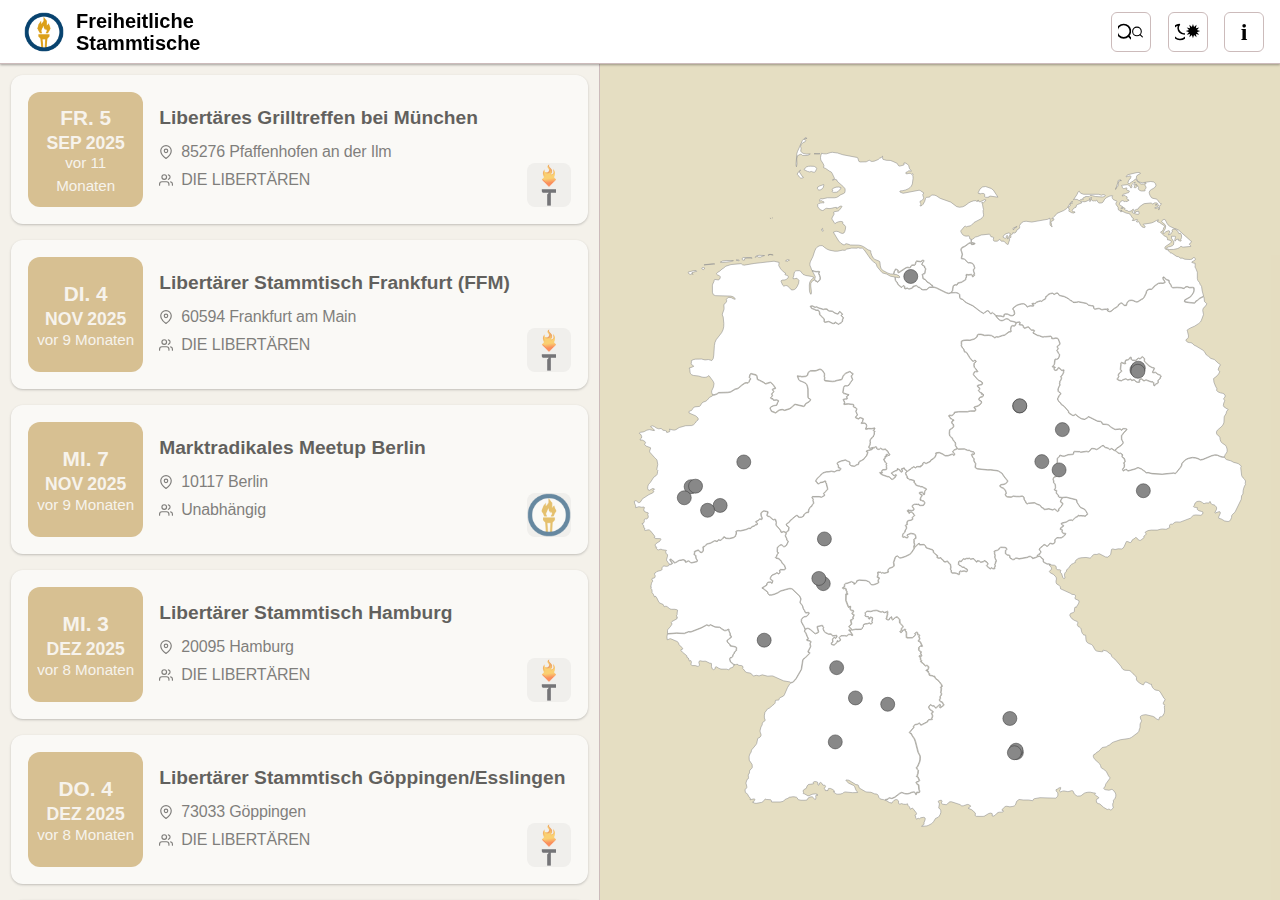
<file: www/index.html>
<!DOCTYPE html>
<html lang="de" data-theme="dark">

<head>
    <meta charset="UTF-8">
    <meta name="viewport" content="width=device-width, initial-scale=1.0">
    <title>Freiheitliche Stammtische</title>

    <!-- Open Graph / Facebook -->
    <meta property="og:type" content="website">
    <meta property="og:url" content="https://freiheitliche-stammtische.de/">
    <meta property="og:title" content="Freiheitliche Stammtische">
    <meta property="og:description" content="Alle Libertären Treffen auf einen Blick">
    <meta property="og:image" content="https://freiheitliche-stammtische.de/img/social_tile.jpg">

    <!-- Twitter -->
    <meta name="twitter:card" content="summary">
    <meta name="twitter:url" content="https://freiheitliche-stammtische.de/">
    <meta name="twitter:title" content="Freiheitliche Stammtische">
    <meta name="twitter:description" content="Alle Libertären Treffen auf einen Blick">
    <meta name="twitter:image" content="https://freiheitliche-stammtische.de/img/social_tile.jpg">

    <link rel="icon" type="image/png" href="img/logo_64.png">

    <link rel="preload" href="termine.json" as="fetch" type="application/json" crossorigin="anonymous">
    <link rel="stylesheet" href="jsvectormap.css">
    <link rel="stylesheet" href="styles.css">

    <script src="jsvectormap.js"></script>
    <script src="map_de_mill.js"></script>
</head>

<body>
    <header class="site-header">
        <div class="header-container">
            <a href="index.html" class="header-left">
                <img src="img/logo_256.png" alt="Logo" class="site-logo">
                <h1 class="site-title">Freiheitliche<br>Stammtische</h1>
            </a>
            <nav class="header-right">
                <a href="info.html" class="nav-link" aria-label="Informationen">
                    <span style="font-family: serif; font-weight: bold; font-size: 1.5rem; line-height: 1;">i</span>
                </a>
                <button id="theme-toggle" aria-label="Toggle Dark Mode">✹</button>
                <div class="filter-panel">
                    <button id="search-toggle" aria-label="Suche umschalten">
                        <svg width="20" height="20" viewBox="0 0 24 24" fill="none" stroke="currentColor"
                            stroke-width="2" stroke-linecap="round" stroke-linejoin="round">
                            <circle cx="11" cy="11" r="8"></circle>
                            <line x1="21" y1="21" x2="16.65" y2="16.65"></line>
                        </svg>
                    </button>
                    <input class="table-search" placeholder="Suche..." aria-label="Suche">
                    <button id="clear-filter" aria-label="Suche leeren">✕</button>
                </div>
            </nav>
        </div>
    </header>

    <main class="main-container">
        <aside id="event-list-container">
            <div id="termine-list" class="list">
                <!-- Cards will be populated by JS -->
            </div>
            <div id="no-results" class="no-results" style="display: none;">
                <svg width="48" height="48" viewBox="0 0 24 24" fill="none" stroke="currentColor" stroke-width="2"
                    stroke-linecap="round" stroke-linejoin="round">
                    <circle cx="11" cy="11" r="8"></circle>
                    <line x1="21" y1="21" x2="16.65" y2="16.65"></line>
                    <line x1="8" y1="11" x2="14" y2="11"></line>
                </svg>
                <p>Keine Stammtische gefunden</p>
            </div>
        </aside>
        <section id="map-view-container">
            <div id="map"></div>
            <div id="selection-overlay" class="map-overlay"></div>
        </section>
    </main>

    <script src="app.js"></script>
</body>

</html>
</file>
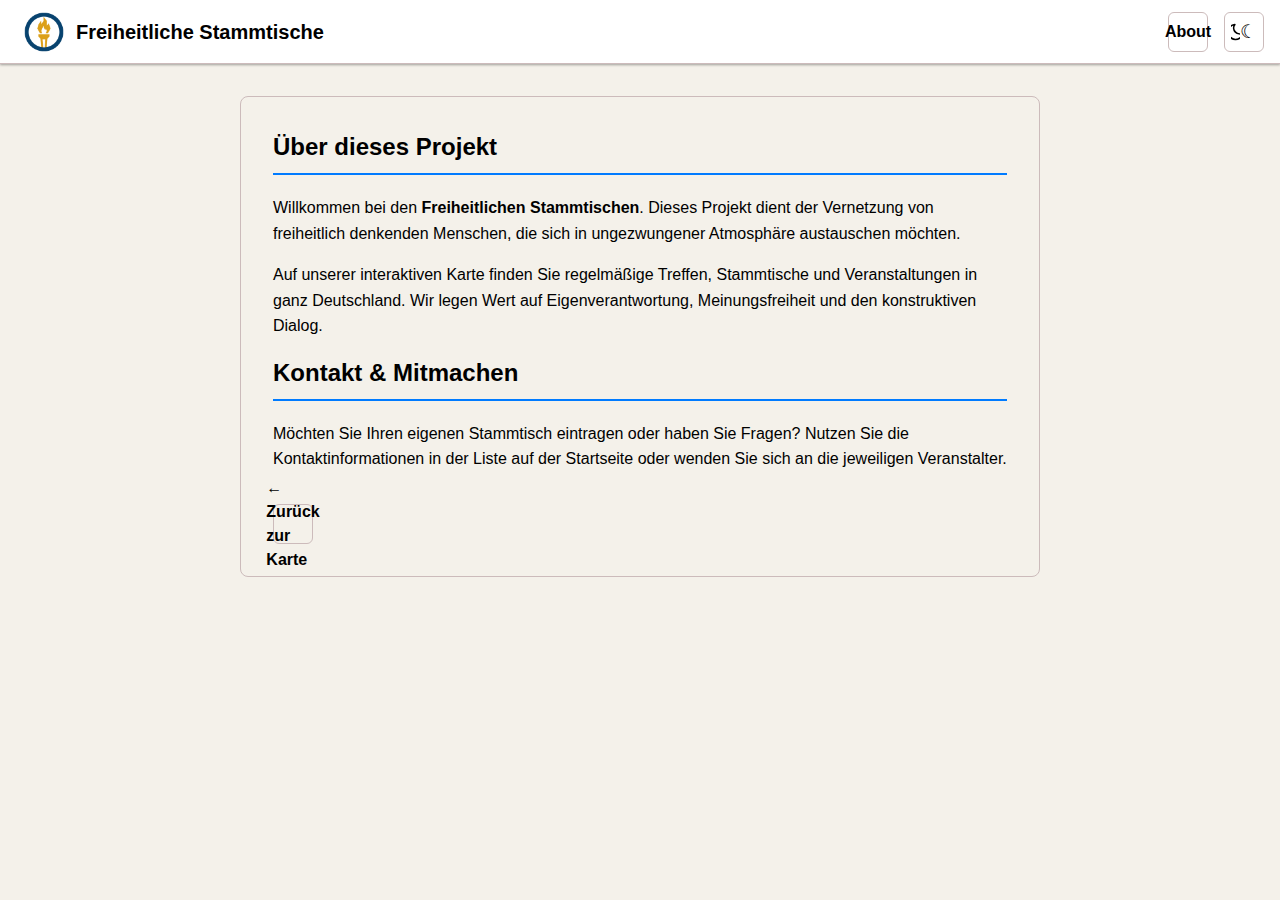
<file: www/about.html>
<!DOCTYPE html>
<html lang="en">

<head>
    <meta charset="UTF-8">
    <meta name="viewport" content="width=device-width, initial-scale=1.0">
    <title>Über Uns - Freiheitliche Stammtische</title>
    <link rel="icon" type="image/png" href="img/logo_64.png">
    <link rel="stylesheet" href="styles.css">
    <style>
        .about-container {
            max-width: 800px;
            margin: 2rem auto;
            padding: 2rem;
            background-color: var(--container-bg);
            border-radius: 8px;
            border: 1px solid var(--border-color);
            transition: background-color 300ms ease, border-color 300ms ease;
        }

        h2 {
            margin-top: 0;
            border-bottom: 2px solid #007bff;
            padding-bottom: 0.5rem;
        }

        p {
            line-height: 1.6;
        }
    </style>
</head>

<body>
    <header class="site-header">
        <div class="header-container">
            <a href="index.html" class="header-left">
                <img src="img/logo_256.png" alt="Logo" class="site-logo">
                <h1 class="site-title">Freiheitliche Stammtische</h1>
            </a>
            <nav class="header-right">
                <button id="theme-toggle" aria-label="Toggle Dark Mode">☾</button>
                <a href="about.html" class="nav-link">About</a>
            </nav>
        </div>
    </header>

    <main class="about-container">
        <h2>Über dieses Projekt</h2>
        <p>
            Willkommen bei den <strong>Freiheitlichen Stammtischen</strong>. Dieses Projekt dient der Vernetzung von
            freiheitlich denkenden Menschen, die sich in ungezwungener Atmosphäre austauschen möchten.
        </p>
        <p>
            Auf unserer interaktiven Karte finden Sie regelmäßige Treffen, Stammtische und Veranstaltungen in ganz
            Deutschland. Wir legen Wert auf Eigenverantwortung, Meinungsfreiheit und den konstruktiven Dialog.
        </p>
        <h2>Kontakt & Mitmachen</h2>
        <p>
            Möchten Sie Ihren eigenen Stammtisch eintragen oder haben Sie Fragen? Nutzen Sie die Kontaktinformationen in
            der Liste auf der Startseite oder wenden Sie sich an die jeweiligen Veranstalter.
        </p>
        <div style="margin-top: 2rem;">
            <a href="index.html" class="nav-link" style="margin-left: 0;">← Zurück zur Karte</a>
        </div>
    </main>

    <script>
        function initTheme() {
            const savedTheme = localStorage.getItem('theme');
            if (savedTheme === 'light') {
                document.documentElement.setAttribute('data-theme', 'light');
            } else {
                document.documentElement.removeAttribute('data-theme');
            }
        }
        initTheme();
    </script>
</body>

</html>
</file>
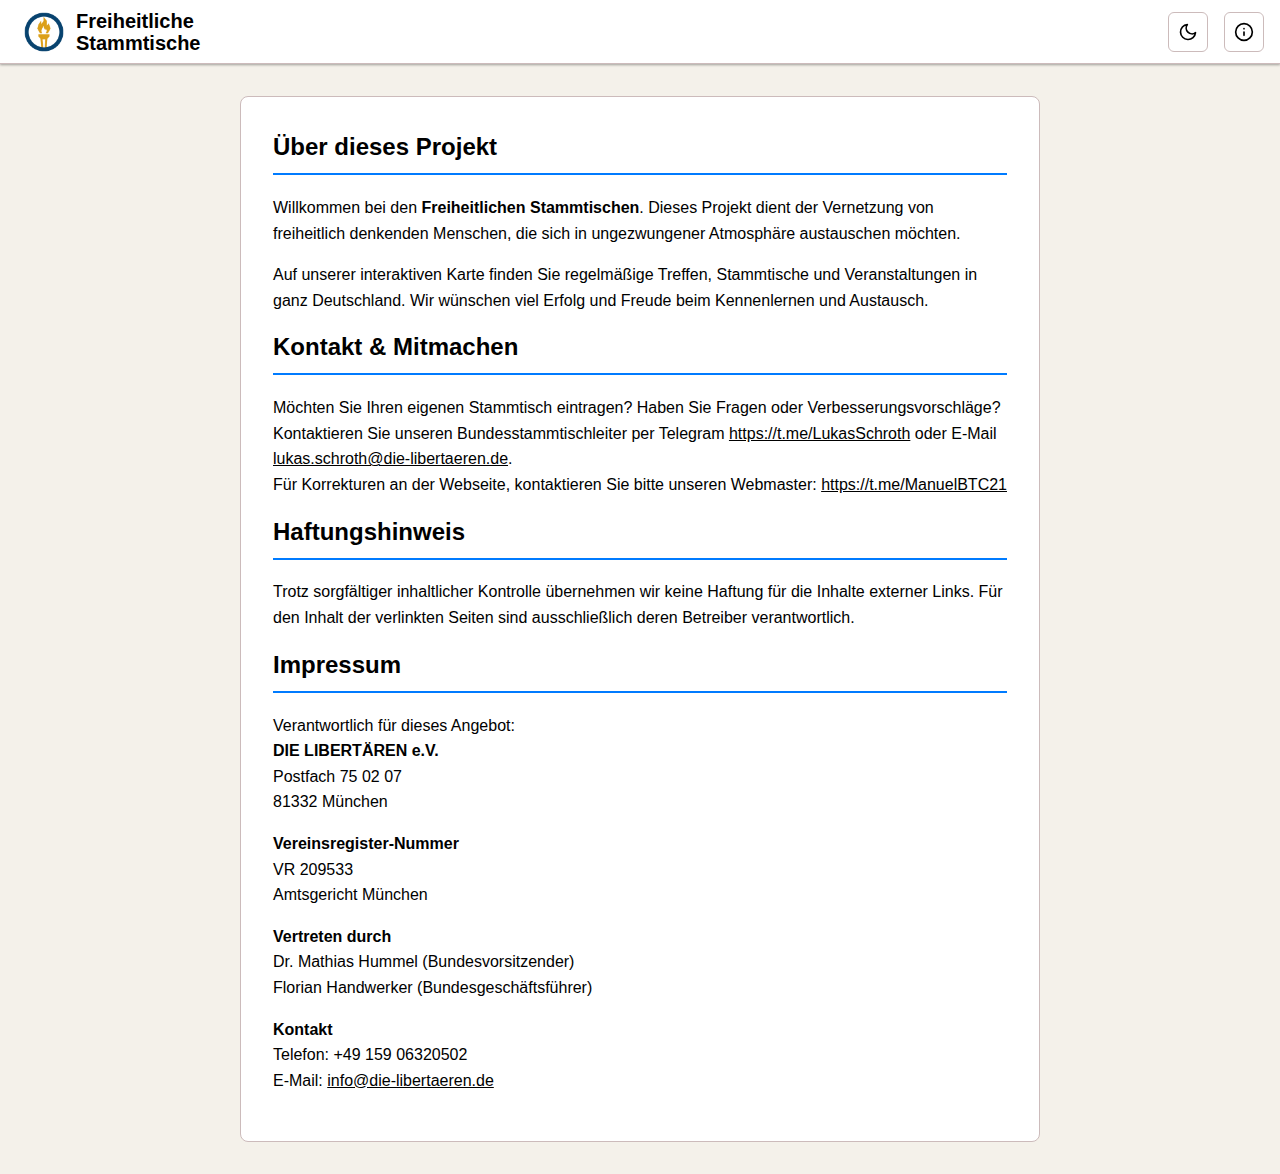
<file: www/info.html>
<!DOCTYPE html>
<html lang="de" data-theme="dark">

<head>
    <meta charset="UTF-8">
    <meta name="viewport" content="width=device-width, initial-scale=1.0">
    <title>Info und Impressum zu Freiheitliche Stammtische</title>
    <link rel="icon" type="image/png" href="img/logo_64.png">
    <link rel="stylesheet" href="styles.css">
    <style>
        body {
            height: auto !important;
            min-height: 100vh;
            overflow-y: auto !important;
        }

        .about-container {
            max-width: 800px;
            margin: 2rem auto;
            padding: 2rem;
            background-color: var(--card-bg);
            border-radius: 8px;
            border: 1px solid var(--border-color);
            transition: background-color 300ms ease, border-color 300ms ease;
        }

        h2 {
            margin-top: 0;
            border-bottom: 2px solid #007bff;
            padding-bottom: 0.5rem;
        }

        p {
            line-height: 1.6;
        }
    </style>
</head>

<body>
    <header class="site-header">
        <div class="header-container">
            <a href="index.html" class="header-left">
                <img src="img/logo_256.png" alt="Logo" class="site-logo">
                <h1 class="site-title">Freiheitliche<br>Stammtische</h1>
            </a>
            <nav class="header-right">
                <a id="info-button" href="info.html" class="nav-link" aria-label="Informationen"></a>
                <button id="theme-toggle" aria-label="Toggle Dark Mode"></button>
            </nav>
        </div>
    </header>

    <main class="about-container">
        <h2>Über dieses Projekt</h2>
        <p>
            Willkommen bei den <strong>Freiheitlichen Stammtischen</strong>. Dieses Projekt dient der Vernetzung von
            freiheitlich denkenden Menschen, die sich in ungezwungener Atmosphäre austauschen möchten.
        </p>
        <p>
            Auf unserer interaktiven Karte finden Sie regelmäßige Treffen, Stammtische und Veranstaltungen in ganz
            Deutschland. Wir wünschen viel Erfolg und Freude beim Kennenlernen und Austausch.
        </p>
        <h2>Kontakt & Mitmachen</h2>
        <p>
            Möchten Sie Ihren eigenen Stammtisch eintragen? Haben Sie Fragen oder Verbesserungsvorschläge? Kontaktieren
            Sie unseren
            Bundesstammtischleiter per Telegram <a href="https://t.me/LukasSchroth">https://t.me/LukasSchroth</a>
            oder E-Mail <a data-obfuaddr="wo:die-libertaeren.de,wer:lukas.schroth,text:ebenda"></a>.
            <br>
            Für Korrekturen an der Webseite, kontaktieren Sie bitte unseren Webmaster: <a
                href="https://t.me/ManuelBTC21">https://t.me/ManuelBTC21</a>
        </p>
        <h2>Haftungshinweis</h2>
        <p>
            Trotz sorgfältiger inhaltlicher Kontrolle übernehmen wir keine Haftung für die Inhalte externer Links. Für
            den Inhalt der verlinkten Seiten sind ausschließlich deren Betreiber verantwortlich.
        </p>
        <h2>Impressum</h2>
        <p>
            Verantwortlich für dieses Angebot:<br>
            <strong>DIE LIBERTÄREN e.V.</strong><br>
            Postfach 75 02 07<br>
            81332 München
        </p>

        <p>
            <strong>Vereinsregister-Nummer</strong><br>
            VR 209533<br>
            Amtsgericht München
        </p>

        <p>
            <strong>Vertreten durch</strong><br>
            Dr. Mathias Hummel (Bundesvorsitzender)<br>
            Florian Handwerker (Bundesgeschäftsführer)
        </p>

        <p>
            <strong>Kontakt</strong><br>
            Telefon: +49 159 06320502<br>
            E-Mail: <a data-obfuaddr="wo:die-libertaeren.de,wer:info,text:ebenda"></a>
        </p>
    </main>

    <script>
        (function () {
            function decodeAddr(node) {
                const data = node.getAttribute("data-obfuaddr");
                const [wo, wer, text] = data.split(",").map(part => part.split(":")[1]);
                const addr = wer + "@" + wo;
                node.setAttribute('href', "mailto:" + addr);
                node.textContent = text === 'ebenda' ? addr : text;
            }
            document.querySelectorAll("[data-obfuaddr]").forEach(decodeAddr);

            function toggleTheme() {
                const currentTheme = document.documentElement.getAttribute('data-theme');
                const newTheme = currentTheme === 'dark' ? 'light' : 'dark';

                if (newTheme === 'dark') {
                    document.documentElement.setAttribute('data-theme', 'dark');
                } else {
                    document.documentElement.removeAttribute('data-theme');
                }

                localStorage.setItem('theme', newTheme);
            }

            function initTheme() {
                let savedTheme = localStorage.getItem('theme');
                if (!savedTheme) {
                    if (window.matchMedia && window.matchMedia('(prefers-color-scheme: dark)').matches) {
                        savedTheme = 'dark';
                    }
                }

                if (savedTheme === 'dark') {
                    document.documentElement.setAttribute('data-theme', 'dark');
                } else {
                    document.documentElement.removeAttribute('data-theme');
                }

                const button = document.getElementById('theme-toggle');
                if (button) {
                    button.addEventListener('click', toggleTheme);
                }
            }

            // Run immediately
            initTheme();
        })();
    </script>
</body>

</html>
</file>
<file: www/jsvectormap.css>
:root {
  --jvm-border-color: #E5E6E7;
  --jvm-box-shadow: 0 1px 2px 0 rgba(0, 0, 0, 0.05);
  --jvm-tooltip-font-size: 0.9rem;
  --jvm-tooltip-bg-color: #337FFA;
  --jvm-tooltip-color: #FFF;
  --jvm-tooltip-padding: 3px 5px;
  --jvm-tooltip-shadow: var(--jvm-box-shadow);
  --jvm-tooltip-radius: 3px;
  --jvm-zoom-btn-bg-color: #292929;
  --jvm-zoom-btn-color: #FFF;
  --jvm-zoom-btn-size: 15px;
  --jvm-zoom-btn-radius: 3px;
  --jvm-series-container-right: 15px;
  --jvm-legend-bg-color: #FFF;
  --jvm-legend-radius: 0.15rem;
  --jvm-legend-margin-left: 0.75rem;
  --jvm-legend-padding: 0.6rem;
  --jvm-legend-title-padding-bottom: 0.5rem;
  --jvm-legend-title-margin-bottom: 0.575rem;
  --jvm-legend-tick-margin-top: 0.575rem;
  --jvm-legend-tick-sample-radius: 0;
  --jvm-legend-tick-sample-height: 12px;
  --jvm-legend-tick-sample-width: 30px;
  --jvm-legend-tick-text-font-size: 12px;
  --jvm-legend-tick-text-margin-top: 3px;
}

image, text, .jvm-zoom-btn {
  -webkit-user-select: none;
     -moz-user-select: none;
      -ms-user-select: none;
          user-select: none;
}

.jvm-container {
  position: relative;
  height: 100%;
  width: 100%;
}

.jvm-tooltip {
  border-radius: var(--jvm-tooltip-radius);
  background-color: var(--jvm-tooltip-bg-color);
  color: var(--jvm-tooltip-color);
  font-size: var(--jvm-tooltip-font-size);
  box-shadow: var(--jvm-tooltip-shadow);
  padding: var(--jvm-tooltip-padding);
  white-space: nowrap;
  position: absolute;
  display: none;
}
.jvm-tooltip.active {
  display: block;
}

.jvm-zoom-btn {
  background-color: var(--jvm-zoom-btn-bg-color);
  color: var(--jvm-zoom-btn-color);
  border-radius: var(--jvm-zoom-btn-radius);
  height: var(--jvm-zoom-btn-size);
  width: var(--jvm-zoom-btn-size);
  box-sizing: border-box;
  position: absolute;
  left: 10px;
  line-height: var(--jvm-zoom-btn-size);
  text-align: center;
  cursor: pointer;
}
.jvm-zoom-btn.jvm-zoomin {
  top: var(--jvm-zoom-btn-size);
}
.jvm-zoom-btn.jvm-zoomout {
  top: calc(var(--jvm-zoom-btn-size) * 2 + var(--jvm-zoom-btn-size) / 3);
}

.jvm-series-container {
  position: absolute;
  right: var(--jvm-series-container-right);
}
.jvm-series-container.jvm-series-h {
  bottom: 15px;
}
.jvm-series-container.jvm-series-v {
  display: -ms-flexbox;
  display: flex;
  -ms-flex-direction: column;
      flex-direction: column;
  gap: 0.75rem;
  top: 15px;
}

.jvm-legend {
  background-color: var(--jvm-legend-bg-color);
  border: 1px solid var(--jvm-border-color);
  margin-left: var(--jvm-legend-margin-left);
  border-radius: var(--jvm-legend-radius);
  padding: var(--jvm-legend-padding);
  box-shadow: var(--jvm-box-shadow);
}

.jvm-legend-title {
  line-height: 1;
  border-bottom: 1px solid var(--jvm-border-color);
  padding-bottom: var(--jvm-legend-title-padding-bottom);
  margin-bottom: var(--jvm-legend-title-margin-bottom);
  text-align: left;
}

.jvm-legend-tick {
  display: -ms-flexbox;
  display: flex;
  -ms-flex-align: center;
      align-items: center;
  min-width: 40px;
}
.jvm-legend-tick:not(:first-child) {
  margin-top: var(--jvm-legend-tick-margin-top);
}

.jvm-legend-tick-sample {
  border-radius: var(--jvm-legend-tick-sample-radius);
  margin-right: 0.45rem;
  height: var(--jvm-legend-tick-sample-height);
  width: var(--jvm-legend-tick-sample-width);
}

.jvm-legend-tick-text {
  font-size: var(--jvm-legend-tick-text-font-size);
  text-align: center;
  line-height: 1;
}

.jvm-line[animation=true] {
  -webkit-animation: jvm-line-animation 10s linear forwards infinite;
  animation: jvm-line-animation 10s linear forwards infinite;
}
@-webkit-keyframes jvm-line-animation {
  from {
    stroke-dashoffset: 250;
  }
}
@keyframes jvm-line-animation {
  from {
    stroke-dashoffset: 250;
  }
}
</file>
<file: www/styles.css>
:root {
    --bg-color: #f4f1ea;
    --map-bg: #e0d6b3bc;
    --text-color: #000000;
    --text-muted: #333333;
    --card-bg: #ffffff;
    --border-color: #ccbbbb;
    --accent-color: #c5a059;
    /* Warm Gold */
    --accent-contrast: #ffffff;
    --header-bg: #ffffff;
    --map-fill: #ffffff;
    --map-stroke: #888888;
    --shadow-sm: 0 1px 3px rgba(0, 0, 0, 0.12), 0 1px 2px rgba(0, 0, 0, 0.24);
    --shadow-md: 0 3px 6px rgba(0, 0, 0, 0.16), 0 3px 6px rgba(0, 0, 0, 0.23);
    --font-family: -apple-system, BlinkMacSystemFont, "Segoe UI", Roboto, Helvetica, Arial, sans-serif, "Apple Color Emoji", "Segoe UI Emoji", "Segoe UI Symbol";

    --icon-moon: url("data:image/svg+xml;charset=utf-8,%3Csvg xmlns='http://www.w3.org/2000/svg' viewBox='0 0 24 24' fill='none' stroke='black' stroke-width='2' stroke-linecap='round' stroke-linejoin='round'%3E%3Cpath d='M21 12.79A9 9 0 1 1 11.21 3 7 7 0 0 0 21 12.79z'/%3E%3C/svg%3E");
    --icon-sun: url("data:image/svg+xml;charset=utf-8,%3Csvg xmlns='http://www.w3.org/2000/svg' viewBox='0 0 24 24' fill='none' stroke='black' stroke-width='2' stroke-linecap='round' stroke-linejoin='round'%3E%3Ccircle cx='12' cy='12' r='5'/%3E%3Cline x1='12' y1='1' x2='12' y2='3'/%3E%3Cline x1='12' y1='21' x2='12' y2='23'/%3E%3Cline x1='4.22' y1='4.22' x2='5.64' y2='5.64'/%3E%3Cline x1='18.36' y1='18.36' x2='19.78' y2='19.78'/%3E%3Cline x1='1' y1='12' x2='3' y2='12'/%3E%3Cline x1='21' y1='12' x2='23' y2='12'/%3E%3Cline x1='4.22' y1='19.78' x2='5.64' y2='18.36'/%3E%3Cline x1='18.36' y1='5.64' x2='19.78' y2='4.22'/%3E%3C/svg%3E");
    --icon-share: url("data:image/svg+xml;charset=utf-8,%3Csvg xmlns='http://www.w3.org/2000/svg' viewBox='0 0 24 24' fill='none' stroke='black' stroke-width='2' stroke-linecap='round' stroke-linejoin='round'%3E%3Cpath d='M12 5v4c-5 0-8 3-8 11 0-4 3-5 8-5v4l9-7z'/%3E%3C/svg%3E");
    --icon-search: url("data:image/svg+xml;charset=utf-8,%3Csvg xmlns='http://www.w3.org/2000/svg' viewBox='0 0 24 24' fill='none' stroke='black' stroke-width='2' stroke-linecap='round' stroke-linejoin='round'%3E%3Ccircle cx='11' cy='11' r='8'/%3E%3Cline x1='21' y1='21' x2='16.65' y2='16.65'/%3E%3C/svg%3E");
    --icon-info: url("data:image/svg+xml;charset=utf-8,%3Csvg xmlns='http://www.w3.org/2000/svg' viewBox='0 0 24 24' fill='none' stroke='black' stroke-width='2' stroke-linecap='round' stroke-linejoin='round'%3E%3Ccircle cx='12' cy='12' r='10'/%3E%3Cline x1='12' y1='16' x2='12' y2='12'/%3E%3Cline x1='12' y1='8' x2='12.01' y2='8'/%3E%3C/svg%3E");
}

[data-theme="dark"] {
    --bg-color: #1a1a1a;
    --map-bg: #1a1a1a;
    --text-color: #ffffff;
    --text-muted: #dddddd;
    --card-bg: #2d2d2d;
    --border-color: #404040;
    --accent-color: #d4af37;
    --header-bg: #252525;
    --map-fill: #555555;
    --map-stroke: #CCCCCC;
}

* {
    box-sizing: border-box;
}

a {
    color: var(--text-color);
}

a:visited {
    color: var(--text-color);
}

body {
    margin: 0;
    font-family: var(--font-family);
    background-color: var(--bg-color);
    color: var(--text-color);
    line-height: 1.5;
    height: 100vh;
    height: 100dvh;
    /* Dynamic viewport height for modern browsers */
    display: flex;
    flex-direction: column;
    overflow: hidden;
    transition: background-color 0.3s ease, color 0.3s ease;
}

/* Header */
.site-header {
    background-color: var(--header-bg);
    border-bottom: 1px solid var(--border-color);
    box-shadow: var(--shadow-sm);
    z-index: 1000;
    min-height: 4rem;
    height: auto;
    display: flex;
    align-items: center;
    padding: 0.5rem 0;
}

.header-container {
    position: relative;
    width: 100%;
    max-width: 1400px;
    margin: 0 auto;
    padding: 0 1.5rem;
    display: flex;
    justify-content: space-between;
    align-items: center;
    gap: 1rem;
}

.header-left {
    display: flex;
    align-items: center;
    text-decoration: none;
    color: inherit;
}

.site-logo {
    height: 40px;
    width: 40px;
    margin-right: 0.75rem;
}

.site-title {
    font-size: 1.25rem;
    line-height: 1.1em;
    font-weight: 700;
    margin: 0;
}

.header-right {
    position: absolute;
    display: flex;
    align-items: center;
    flex-direction: row-reverse;
    gap: 1rem;
    right: 1rem;
}

.filter-panel {
    position: relative;
    display: flex;
    align-items: center;
    background: transparent;
    border: 1px solid transparent;
    border-radius: 6px;
    padding: 0;
    transition: all 0.3s ease;
}

.filter-panel.active {
    background: var(--bg-color);
    border-color: var(--border-color);
    padding: 0.25rem 0.5rem;
    min-width: 150px;
    max-width: 350px;
}

.filter-panel input {
    display: none;
    background: transparent;
    border: none;
    color: inherit;
    font-family: inherit;
    padding: 0.25rem;
    width: 0;
    opacity: 0;
    transition: all 0.3s ease;
    pointer-events: none;
}

.filter-panel.active input {
    display: inline;
    width: 100%;
    opacity: 1;
    pointer-events: auto;
}

.filter-panel input:focus {
    outline: none;
}

#search-toggle {
    background: transparent;
    border: 1px solid var(--border-color);
    color: var(--text-color);
    border-radius: 6px;
    width: 2.5rem;
    height: 2.5rem;
    cursor: pointer;
    display: flex;
    align-items: center;
    justify-content: center;
    transition: all 0.2s;
}

.filter-panel.active #search-toggle {
    border-color: transparent;
    width: 2rem;
    height: 2rem;
    opacity: 0.7;
}

#search-toggle:hover {
    background-color: rgba(0, 0, 0, 0.05);
}

#clear-filter {
    background: transparent;
    border: none;
    color: var(--text-muted);
    cursor: pointer;
    font-size: 1rem;
    display: none;
}

.filter-panel.active #clear-filter {
    display: block;
}

#theme-toggle {
    background: transparent;
    border: 1px solid var(--border-color);
    color: var(--text-color);
    border-radius: 6px;
    width: 2.5rem;
    height: 2.5rem;
    cursor: pointer;
    font-size: 1.2rem;
    display: flex;
    align-items: center;
    justify-content: center;
    transition: background-color 0.2s;
}

#theme-toggle:hover {
    background-color: rgba(0, 0, 0, 0.05);
}

#theme-toggle::before,
#search-toggle::before,
#info-button::before {
    content: '';
    display: block;
    width: 20px;
    height: 20px;
    background-color: currentColor;
    -webkit-mask-repeat: no-repeat;
    mask-repeat: no-repeat;
    -webkit-mask-position: center;
    mask-position: center;
    -webkit-mask-size: 20px 20px;
    mask-size: 20px 20px;
}

#theme-toggle::before {
    mask-image: var(--icon-moon);
}

[data-theme="dark"] #theme-toggle::before {
    mask-image: var(--icon-sun);
}

#search-toggle::before {
    mask-image: var(--icon-search);
}

#info-button::before {
    mask-image: var(--icon-info);
}

.nav-link {
    text-decoration: none;
    color: var(--text-color);
    font-weight: 600;
    /* Icon button styles */
    display: flex;
    align-items: center;
    justify-content: center;
    width: 2.5rem;
    height: 2.5rem;
    border-radius: 6px;
    border: 1px solid var(--border-color);
    transition: background-color 0.2s;
}

.nav-link:hover {
    background-color: rgba(0, 0, 0, 0.05);
}

/* Main Layout */
.main-container {
    display: flex;
    flex: 1;
    overflow: hidden;
    max-width: 1400px;
    width: 100%;
    margin: 0 auto;
}

#event-list-container {
    flex: 0 0 600px;
    overflow-y: auto;
    padding: 0.7rem;
    border-right: 1px solid var(--border-color);
    background-color: var(--bg-color);
    scrollbar-color: var(--text-muted) var(--bg-color);
    scrollbar-width: thin;
}

#map-view-container {
    flex: 1;
    position: relative;
    background-color: var(--map-bg);
}

#map {
    width: 100%;
    height: 100%;
    touch-action: manipulation;
}

.jvm-element {
    cursor: pointer !important;
}

/* Event Cards */
.event-card {
    background-color: var(--card-bg);
    border-radius: 12px;
    box-shadow: var(--shadow-sm);
    margin-bottom: 1rem;
    padding: 1rem;
    display: flex;
    gap: 1rem;
    cursor: pointer;
    transition: transform 0.2s ease, box-shadow 0.2s ease;
    border: 1px solid transparent;
}

.event-card:hover {
    transform: translateY(-2px);
    box-shadow: var(--shadow-md);
    border-color: var(--accent-color);
}

.date-badge {
    flex: 0 0 115px;
    height: 115px;
    background-color: var(--accent-color);
    color: var(--accent-contrast);
    border-radius: 12px;
    display: flex;
    flex-direction: column;
    align-items: center;
    justify-content: center;
    font-weight: 700;
    padding: 0.5rem;
    text-align: center;
}

.date-badge .day-name-num {
    font-size: 1.3rem;
    text-transform: uppercase;
    opacity: 0.9;
    margin-bottom: 2px;
}

.date-badge .day-month-year {
    display: flex;
    align-items: center;
    gap: 4px;
    line-height: 1;
}

.date-badge .month,
.date-badge .year {
    font-size: 1.1rem;
    text-transform: uppercase;
    opacity: 0.9;
}

.date-badge .relative-date {
    font-size: 0.95rem;
    font-weight: 400;
    opacity: 0.9;
}

.event-info {
    flex: 1;
    display: flex;
    flex-direction: column;
    justify-content: center;
    gap: 0.25rem;
}

.event-title {
    font-size: 1.2rem;
    font-weight: 700;
    line-height: 1.1em;
    margin: 0;
    color: var(--text-color);
    margin-bottom: 0.5rem;
}

.event-detail {
    display: flex;
    align-items: center;
    gap: 0.5rem;
    font-size: 1.0rem;
    letter-spacing: -0.01em;
    color: var(--text-muted);
}

.event-detail i {
    width: 16px;
    text-align: center;
}

.map-overlay {
    position: fixed;
    top: 40%;
    left: 50%;
    transform: translateX(-50%) translateY(-40%);
    z-index: 2000;

    min-height: 15rem;
    max-width: 500px;
    width: 80%;

    border-radius: 12px;
    padding: 1rem;
    background: var(--card-bg);
    box-shadow: var(--shadow-md);

    display: none;
    /* Shown via JS */
}

/* New overlay classes replacing inline styles */
.overlay-header {
    position: relative;
    margin-bottom: 0.5rem;
    padding-right: 2rem;
}

.overlay-title {
    margin: 0;
    font-size: 1.1rem;
    font-weight: 700;
}

.overlay-details {
    font-size: 0.9rem;
    color: var(--text-muted);
    display: flex;
    flex-direction: column;
    gap: 0.25rem;
}

.map-overlay-close {
    background: none;
    border: none;
    cursor: pointer;
    font-size: 1.25rem;
    padding: 0;
    line-height: 1;
    color: var(--text-color);
    opacity: 0.7;
    transition: opacity 0.2s;
    position: absolute;
    top: -5px;
    right: -5px;
}

.map-overlay-close:hover {
    opacity: 1;
}

.map-overlay a {
    color: inherit;
    text-decoration: underline;
}

.map-overlay a:hover {
    color: var(--accent-color);
}

.map-control {
    position: absolute;
    top: 1.5rem;
    right: 1.5rem;
    background: var(--card-bg);
    border-radius: 8px;
    padding: 0.5rem;
    box-shadow: var(--shadow-sm);
}

/* Mobile Responsiveness */
@media (max-width: 1100px) {
    .main-container {
        flex-direction: column-reverse;
    }

    #event-list-container {
        flex: 1;
        width: 100%;
        border-right: none;
    }

    #map-view-container {
        flex: 0 0 45vh;
        /* Slightly more space for map on medium screens */
        width: 100%;
        border-bottom: 1px solid var(--border-color);
    }

    .header-container {
        padding: 0 1rem;
    }
}

@media (max-width: 600px) {
    .site-title {
        font-size: 0.95rem;
    }

    .header-container {
        padding: 0 0.75rem;
    }

    .filter-panel {
        flex: 0.5;
    }

    .header-container:has(.filter-panel.active) .site-title {
        display: none;
    }
}

@media (max-width: 500px) {
    .site-title {
        font-size: 0.9rem;
    }

    .site-logo {
        height: 32px;
        width: 32px;
        margin-right: 0.5rem;
    }

    .header-container {
        padding: 0 0.5rem;
    }

    /* Reduce font sizes for smaller screens */
    .event-title {
        font-size: 1.1rem;
    }

    .event-detail {
        font-size: 0.8rem;
        letter-spacing: -0.01em;
    }

    .date-badge {
        flex: 0 0 90px;
        height: 90px;
        padding: 0.4rem;
    }

    .date-badge .day-name-num {
        font-size: 1.1rem;
    }

    .date-badge .month,
    .date-badge .year {
        font-size: 0.9rem;
    }

    .date-badge .relative-date {
        font-size: 0.85rem;
    }

    .overlay-title {
        font-size: 1.0rem;
    }

    .overlay-details {
        font-size: 0.8rem;
    }
}

/* JsVectorMap Overrides */
.jvm-tooltip {
    background: var(--header-bg) !important;
    color: var(--text-color) !important;
    border: 1px solid var(--border-color) !important;
    border-radius: 8px !important;
    padding: 0.5rem 1rem !important;
    box-shadow: var(--shadow-md) !important;
}

.no-results {
    padding: 3rem 1.5rem;
    text-align: center;
    color: var(--text-muted);
    background-color: var(--card-bg);
    border-radius: 12px;
    border: 2px dashed var(--border-color);
    display: flex;
    flex-direction: column;
    align-items: center;
    gap: 1rem;
}

.no-results svg {
    opacity: 0.5;
    color: var(--accent-color);
}

.no-results p {
    margin: 0;
    font-size: 1.1rem;
    font-weight: 500;
}

/* List Separator */
.list-separator {
    display: flex;
    align-items: center;
    margin: 2rem 0;
    color: var(--accent-color);
    font-weight: 700;
    text-transform: uppercase;
    font-size: 0.85rem;
    letter-spacing: 0.05em;
}

.list-separator::before,
.list-separator::after {
    content: "";
    flex: 1;
    height: 1px;
    background: var(--border-color);
}

.list-separator span {
    padding: 0 1rem;
}


/* Organizer Logos */
.orga-logo-card-container {
    position: absolute;
    bottom: 1rem;
    right: 1rem;
    width: 44px;
    height: 44px;
}

.orga-logo-card {
    width: 100%;
    height: 100%;
    object-fit: contain;
    background-color: #EEE;
    border-radius: 8px;
}


.orga-logo-overlay-container {
    position: absolute;
    bottom: 1rem;
    right: 1rem;
    width: 60px;
    height: 60px;
}

.orga-logo-overlay {
    width: 100%;
    height: 100%;
    object-fit: contain;
    border-radius: 8px;
    background-color: #EEE;
}

.event-card {
    position: relative;
}

/* QR Code Link */
.qr-link-container {
    margin-top: 0.8rem;
    display: flex;
    flex-direction: column;
    align-items: flex-start;
    gap: 0.4rem;
}

.qr-image-link {
    display: inline-block;
    transition: transform 0.2s ease, box-shadow 0.2s ease;
    border-radius: 4px;
    box-shadow: var(--shadow-sm);
}

.qr-image-link:hover {
    transform: scale(1.03);
    box-shadow: var(--shadow-md);
}

.qr-code-img {
    width: 100%;
    max-width: 150px;
    border-radius: 4px;
    display: block;
}

.qr-link-text {
    font-size: 0.85rem;
    color: var(--accent-color);
    word-break: break-all;
    text-decoration: underline;
    opacity: 0.9;
    transition: opacity 0.2s;
}

.qr-link-text:hover {
    opacity: 1;
}
</file>
